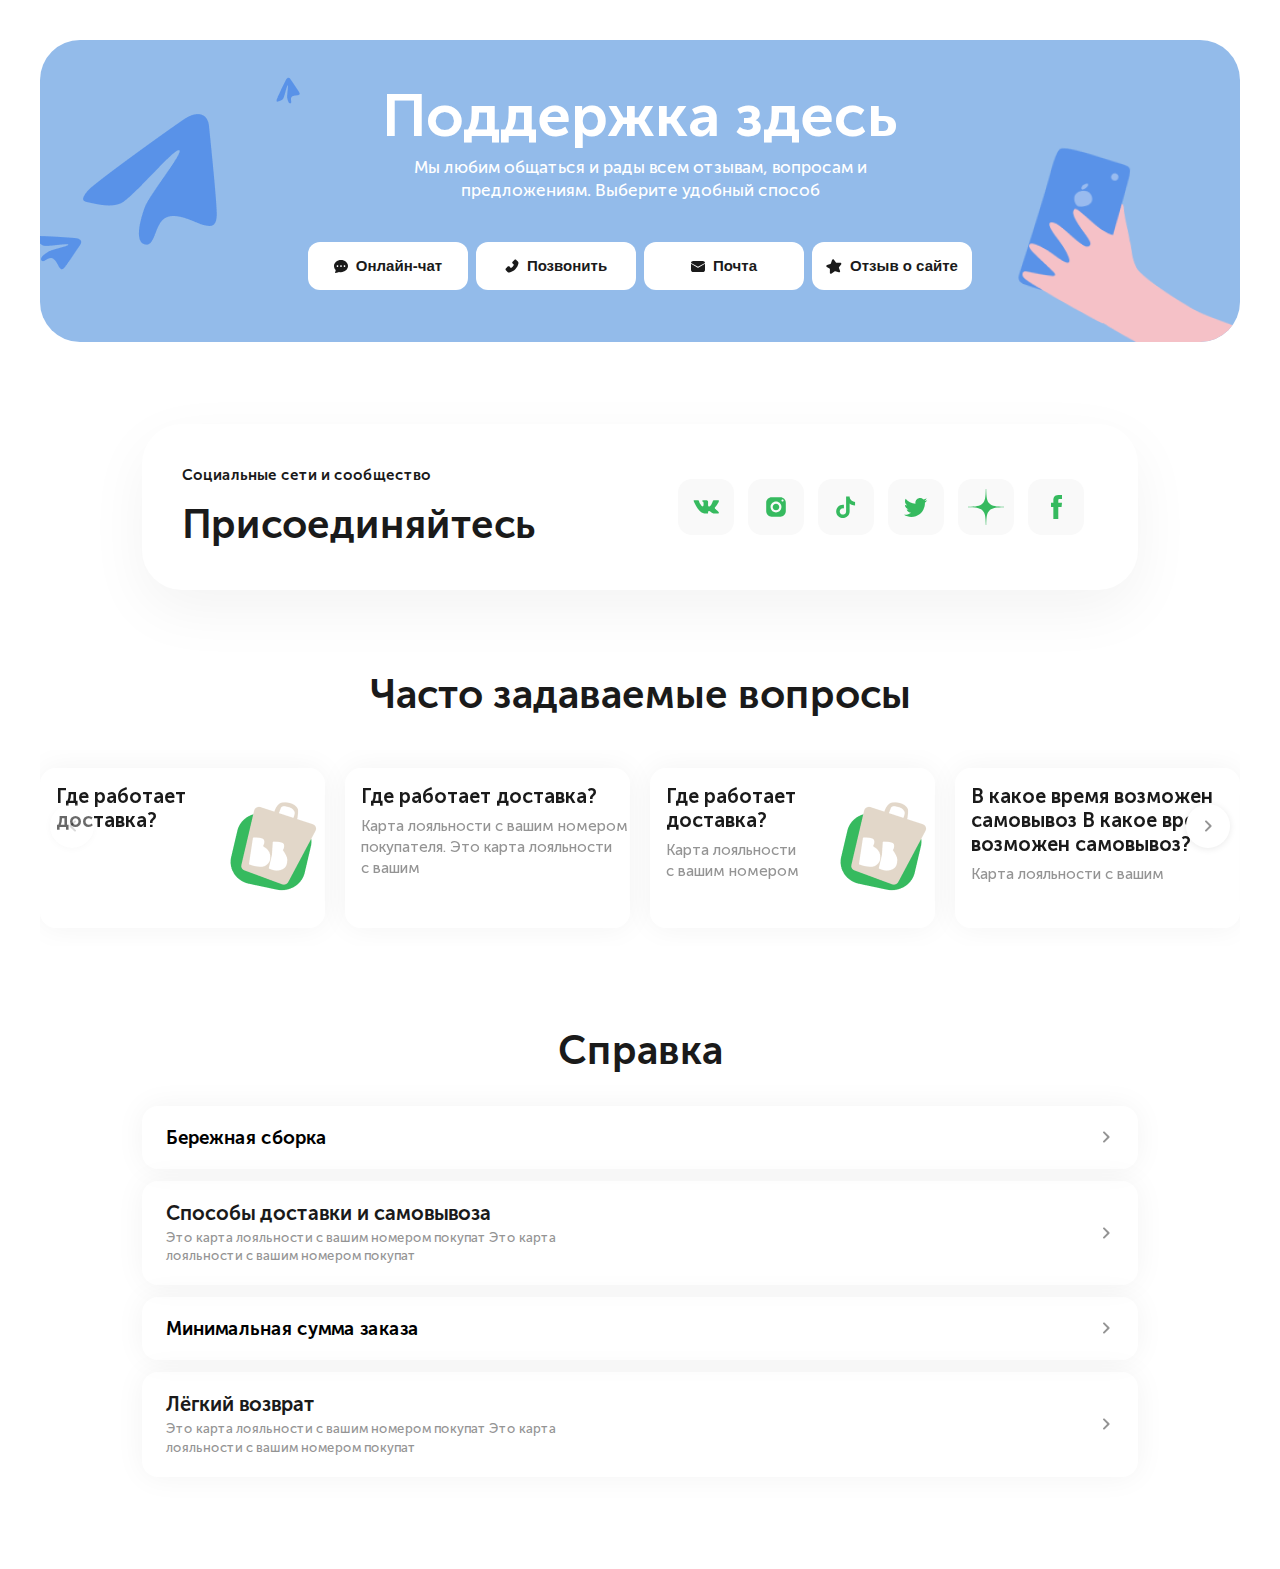
<file: index.html>
<!DOCTYPE html>
<html lang="en">

<head>
    <meta charset="UTF-8">
    <meta name="viewport" content="width=device-width, initial-scale=1.0">
    <meta http-equiv="X-UA-Compatible" content="ie=edge">
    <title>Your Project Title</title>
    <link rel="stylesheet" href="css/styles.css">
    <link rel="stylesheet" href="https://unpkg.com/swiper/swiper-bundle.min.css">
</head>

<body>
    <div class="container">
        <section class="hero">
            <img class="planes-img" src="./assets/images/telegram.png" alt="planes images">
            <div class="hero__wrapper">
                <h1 class="hero__title">Поддержка здесь</h1>
                <p class="hero__text">Мы любим общаться и рады всем отзывам, вопросам и предложениям. Выберите удобный
                    способ</p>
                <ul class="hero__btns-list">
                    <li class="hero__btns-item">
                        <button class="btn">
                            <img class="hero__btn-icon" src="./assets/icons/chat-icon.svg" alt="chat icon">
                            <p class="hero__btn-text">Онлайн-чат</p>
                        </button>
                    </li>
                    <li class="hero__btns-item">
                        <button class="btn">
                            <img class="hero__btn-icon" src="./assets/icons/phone-icon.svg" alt="phone icon">
                            <p class="hero__btn-text">Позвонить</p>
                        </button>
                    </li>
                    <li class="hero__btns-item">
                        <button class="btn">
                            <img class="hero__btn-icon" src="./assets/icons/mail-icon.svg" alt="mail icon">
                            <p class="hero__btn-text">Почта</p>
                        </button>
                    </li>
                    <li class="hero__btns-item">
                        <button class="btn">
                            <img class="hero__btn-icon" src="./assets/icons/star-reviews-icon.svg" alt="star icon">
                            <p class="hero__btn-text">Отзыв о сайте</p>
                        </button>
                    </li>
                </ul>
            </div>
            <img class="hand-img" src="./assets/images/hand-whith-phone.png" alt="hand with phone image">
        </section>
        <section class="socials">
            <div class="socials__wrapper">
                <p class="socials__text">Социальные сети и сообщество</p>
                <h2 class="socials__title">Присоединяйтесь</h2>
            </div>
            <ul class="socials__list">
                <li class="socials__list-item">
                    <a class="socials__link btn" href="article.html">
                        <img src="./assets/icons/vk.svg" alt="vk icon">
                    </a>
                </li>
                <li class="socials__list-item">
                    <a class="socials__link btn" href="#">
                        <img src="./assets/icons/insta.svg" alt="instagram icon">
                    </a>
                </li>
                <li class="socials__list-item">
                    <a class="socials__link btn" href="#">
                        <img src="./assets/icons/tiktok.svg" alt="tiktok icon">
                    </a>
                </li>
                <li class="socials__list-item">
                    <a class="socials__link btn" href="#">
                        <img src="./assets/icons/twitter.svg" alt="twitter icon">
                    </a>
                </li>
                <li class="socials__list-item">
                    <a class="socials__link btn" href="#">
                        <img src="./assets/icons/dzen.svg" alt="dzen icon">
                    </a>
                </li>
                <li class="socials__list-item">
                    <a class="socials__link btn" href="#">
                        <img src="./assets/icons/facebook.svg" alt="facebook icon">
                    </a>
                </li>
            </ul>
        </section>
        <section class="faq">
            <h2 class="faq__title">Часто задаваемые вопросы</h2>
            <div class="faq__carousel-container">
                <div class="swiper-container">
                    <div class="swiper-wrapper">
                        <div class="swiper-slide faq__question">
                            <h3 class="faq__question-title">Где работает доставка?</h3>
                            <img class="faq__question-img" src="./assets/images/bag-img.png" alt="bag image">
                        </div>
                        <div class="swiper-slide faq__question">
                            <div class="faq__question-text-wrapper">
                                <h3 class="faq__question-title">Где работает доставка?</h3>
                                <p class="faq__question-text">Карта лояльности с&nbsp;вашим номером покупателя. Это
                                    карта
                                    лояльности с&nbsp;вашим</p>
                            </div>
                        </div>
                        <div class="swiper-slide faq__question">
                            <div class="faq__question-text-wrapper">
                                <h3 class="faq__question-title">Где работает доставка?</h3>
                                <p class="faq__question-text">Карта лояльности с&nbsp;вашим номером</p>
                            </div>
                            <img class="faq__question-img" src="./assets/images/bag-img.png" alt="bag image">
                        </div>
                        <div class="swiper-slide faq__question">
                            <div class="faq__question-text-wrapper">
                                <h3 class="faq__question-title">В&nbsp;какое время возможен самовывоз&nbsp;В какое время
                                    возможен самовывоз?</h3>
                                <p class="faq__question-text">Карта лояльности с вашим </p>
                            </div>
                        </div>
                        <div class="swiper-slide faq__question">
                            <h3 class="faq__question-title">Где работает доставка?</h3>
                            <img class="faq__question-img" src="./assets/images/bag-img.png" alt="bag image">
                        </div>
                        <div class="swiper-slide faq__question">
                            <div class="faq__question-text-wrapper">
                                <h3 class="faq__question-title">Где работает доставка?</h3>
                                <p class="faq__question-text">Карта лояльности с&nbsp;вашим номером покупателя. Это
                                    карта
                                    лояльности с&nbsp;вашим</p>
                            </div>
                        </div>
                        <div class="swiper-slide faq__question">
                            <div class="faq__question-text-wrapper">
                                <h3 class="faq__question-title">Где работает доставка?</h3>
                                <p class="faq__question-text">Карта лояльности с&nbsp;вашим номером</p>
                            </div>
                            <img class="faq__question-img" src="./assets/images/bag-img.png" alt="bag image">
                        </div>
                        <div class="swiper-slide faq__question">
                            <div class="faq__question-text-wrapper">
                                <h3 class="faq__question-title">В&nbsp;какое время возможен самовывоз&nbsp;В какое время
                                    возможен самовывоз?</h3>
                                <p class="faq__question-text">Карта лояльности с вашим </p>
                            </div>
                        </div>
                    </div>
                    <div class="swiper-button-next btn btn-next" id="btn-next">
                        <img class="arrow-next" src="./assets/icons/arrow-icon.svg" alt="arrow-icon">
                    </div>
                    <div class="swiper-button-prev btn btn-prev" id="btn-prev">
                        <img class="arrow-prev" src="./assets/icons/arrow-icon.svg" alt="arrow-icon">
                    </div>
                </div>
            </div>
        </section>
        <section class="inquiry">
            <h2 class="inquiry__title">Справка</h2>
            <ul class="inquiries__list">
                <li class="inquiries__list-item">
                    <h3 class="inquires__title">Бережная сборка</h3>
                </li>
                <li class="inquiries__list-item">
                    <h3 class="inquiries__title">Способы доставки и самовывоза</h3>
                    <p class="inquiries__text">Это карта лояльности с&nbsp;вашим номером покупат Это карта лояльности
                        с&nbsp;вашим номером покупат</p>
                </li>
                <li class="inquiries__list-item">
                    <h3 class="inquires__title">Минимальная сумма заказа</h3>
                </li>
                <li class="inquiries__list-item">
                    <h3 class="inquiries__title">Лёгкий возврат</h3>
                    <p class="inquiries__text">Это карта лояльности с&nbsp;вашим номером покупат Это карта лояльности
                        с&nbsp;вашим номером покупат</p>
                </li>
            </ul>
        </section>
    </div>
    <script src="https://unpkg.com/swiper/swiper-bundle.min.js"></script>
    <script>
        var swiper = new Swiper('.swiper-container', {
            direction: 'horizontal',
            slidesPerView: 4,
            spaceBetween: 10,
            loop: false,
            navigation: {
                nextEl: '.swiper-button-next',
                prevEl: '.swiper-button-prev',
            },
            breakpoints: {
                320: {
                    slidesPerView: 1,
                    spaceBetween: 20
                },
                375: {
                    slidesPerView: 2,
                    spaceBetween: 20,
                },
                768: {
                    slidesPerView: 3,
                    spaceBetween: 30,
                },
                1024: {
                    slidesPerView: 3,
                    spaceBetween: 40,
                },
                1280: {
                    slidesPerView: 4,
                    spaceBetween: 20
                }
            },
        });
    </script>
</body>

</html>
</file>
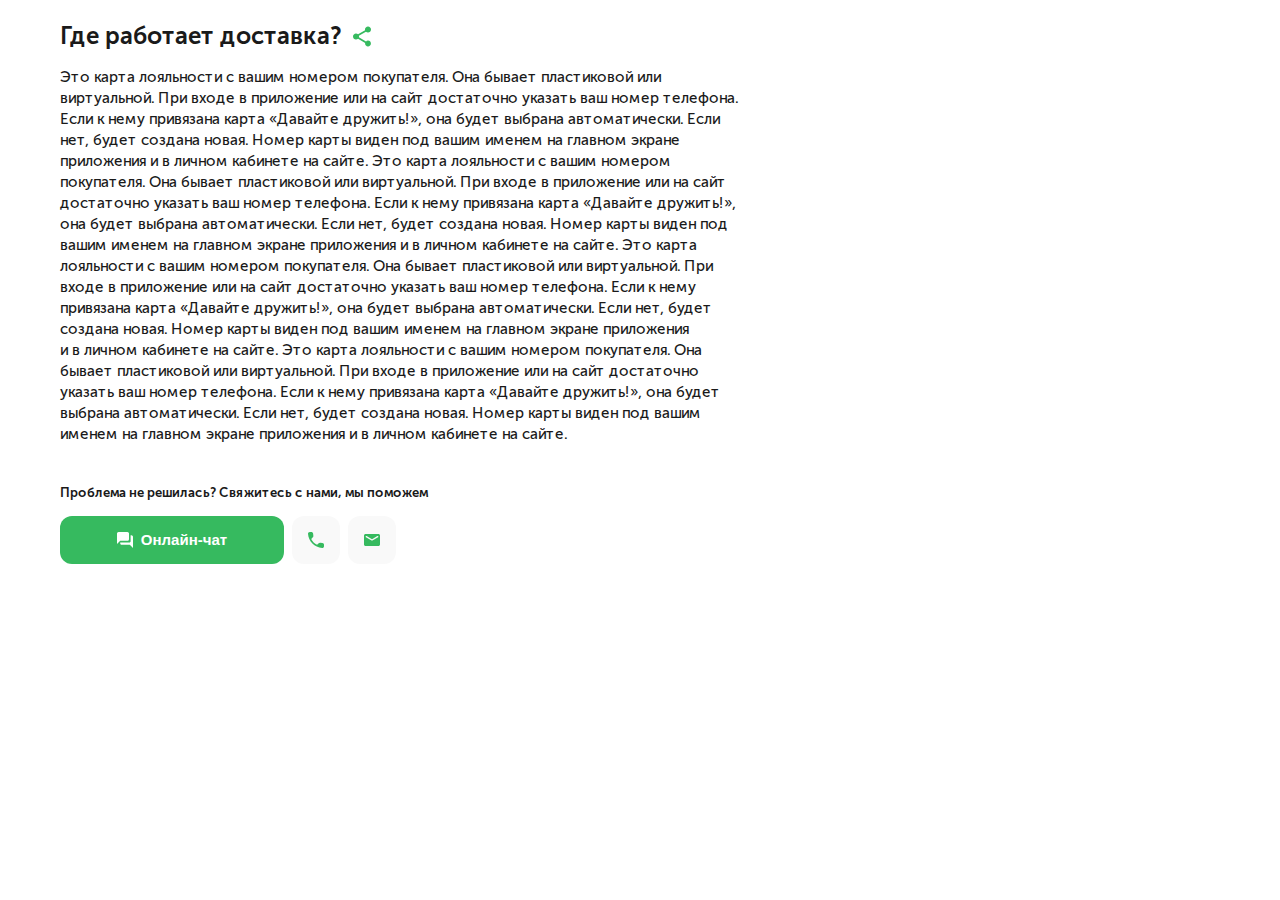
<file: article.html>
<!DOCTYPE html>
<html lang="en">
<head>
    <meta charset="UTF-8">
    <meta name="viewport" content="width=device-width, initial-scale=1.0">
    <meta http-equiv="X-UA-Compatible" content="ie=edge">
    <title>Your Project Title</title>
    <link rel="preconnect" href="https://fonts.googleapis.com">
    <link rel="preconnect" href="https://fonts.gstatic.com" crossorigin>
    <link href="https://fonts.googleapis.com/css2?family=MuseoModerno:ital,wght@0,100..900;1,100..900&display=swap" rel="stylesheet">
    <link rel="stylesheet" href="css/styles.css">
</head>
<body>
    <div class="container">
        <section class="article">
            <div class="article__title-wrapper">
                <h1 class="article__title">Где работает доставка?</h1>
                <img class="aricle__title-icon" src="./assets/icons/share-icon.svg" alt="share icon">
            </div>
            <p class="article__text">Это карта лояльности с&nbsp;вашим номером покупателя. Она бывает пластиковой или виртуальной. При входе в&nbsp;приложение или на&nbsp;сайт достаточно указать ваш номер телефона. Если к&nbsp;нему привязана карта &laquo;Давайте дружить!&raquo;, она будет выбрана автоматически. Если нет, будет создана новая. Номер карты виден под вашим именем на&nbsp;главном экране приложения и&nbsp;в&nbsp;личном кабинете на&nbsp;сайте.
                Это карта лояльности с&nbsp;вашим номером покупателя. Она бывает пластиковой или виртуальной. При входе в&nbsp;приложение или на&nbsp;сайт достаточно указать ваш номер телефона. Если к&nbsp;нему привязана карта &laquo;Давайте дружить!&raquo;, она будет выбрана автоматически. Если нет, будет создана новая. Номер карты виден под вашим именем на&nbsp;главном экране приложения и&nbsp;в&nbsp;личном кабинете на&nbsp;сайте.
                Это карта лояльности с&nbsp;вашим номером покупателя. Она бывает пластиковой или виртуальной. При входе в&nbsp;приложение или на&nbsp;сайт достаточно указать ваш номер телефона. Если к&nbsp;нему привязана карта &laquo;Давайте дружить!&raquo;, она будет выбрана автоматически. Если нет, будет создана новая. Номер карты виден под вашим именем на&nbsp;главном экране приложения и&nbsp;в&nbsp;личном кабинете на&nbsp;сайте.
                Это карта лояльности с&nbsp;вашим номером покупателя. Она бывает пластиковой или виртуальной. При входе в&nbsp;приложение или на&nbsp;сайт достаточно указать ваш номер телефона. Если к&nbsp;нему привязана карта &laquo;Давайте дружить!&raquo;, она будет выбрана автоматически. Если нет, будет создана новая. Номер карты виден под вашим именем на&nbsp;главном экране приложения и&nbsp;в&nbsp;личном кабинете на&nbsp;сайте.
            </p>
            <p class="article__text-problem">Проблема не&nbsp;решилась? Свяжитесь с&nbsp;нами, мы&nbsp;поможем</p>
            <div class="article__btns-wrapper">
                <button class="article__btn btn-green btn">
                    <img class="article__btn-icon" src="./assets/icons/article-chat-icon.svg" alt="chat icon">
                    <p class="article__btn-text">Онлайн-чат</p>
                </button>
                <button class="article__btn btn-grey btn">
                    <img class="article__btn-icon" src="./assets/icons/phone-green.svg" alt="phone icon">
                </button>
                <button class="article__btn btn-grey btn">
                    <img class="article__btn-icon" src="./assets/icons/mail-green.svg" alt="mail icon">
                </button>
            </div>
        </section>
    </div>
    

</body>
</html>
</file>
<file: css/styles.css>
@font-face {
    font-style: normal;
    font-weight: 100;
    font-family: "MuseoSansCyrl";

    font-display: swap;
    src: url("/assets/fonts/MuseoSansCyrl-100.woff2") format("woff2");
}

@font-face {
    font-style: normal;
    font-weight: 300;
    font-family: "MuseoSansCyrl";

    font-display: swap;
    src: url("/assets/fonts/MuseoSansCyrl-300.woff2") format("woff2");
}

@font-face {
    font-style: normal;
    font-weight: 500;
    font-family: "MuseoSansCyrl";

    font-display: swap;
    src: url("/assets/fonts/MuseoSansCyrl-500.woff2") format("woff2");
}

@font-face {
    font-style: normal;
    font-weight: 700;
    font-family: "MuseoSansCyrl";

    font-display: swap;
    src: url("/assets/fonts/MuseoSansCyrl-700.woff2") format("woff2");
}

@font-face {
    font-style: normal;
    font-weight: 900;
    font-family: "MuseoSansCyrl";

    font-display: swap;
    src: url("/assets/fonts/MuseoSansCyrl-900.woff2") format("woff2");
}

:root {
    --vp-320: 320px;
    --vp-375: 375px;
    --vp-768: 768px;
    --vp-1024: 1024px;
    --vp-1280: 1280px;
    --vp-1440: 1440px;
    --vp-1920: 1920px;
    --Museo: "MuseoSansCyrl";
    --hero-bg: #93BBEA;
    --text-white: #FFFFFF;
    --text-black: #1A1A1A;
    --color-grey: #F9F9F9;
    --text-grey: #949494;
    --color-green: #36BA5F;
}

body {
    margin: 0;
    font-family: var(--Museo), sans-serif;
}

p,
h1,
h2,
h3,
ul,
a,
section,
li {
    margin: 0;
    padding: 0;
}

ul {
    list-style: none;
}

button {
    border: none;
}

img {
    display: block;
}

.container {
    width: 100%;
    max-width: 1920px;
    margin: 0 auto;
    padding: 0 40px;
    box-sizing: border-box;
    
}

@media screen and (min-width: 1920px) {
    .container {
        padding: 0 calc((100% - 1440px) / 2);
    }
}

@media screen and (min-width: 1440px) {
    .container {
        padding: 0 calc((100% - 1280px) / 2);
    }
}

@media screen and (max-width: 968px) {
    .container {
        padding: 0;
    }

    .hero {
        border-radius: 0;
        margin-top: 0;
    }
}

.hero {
    background-color: var(--hero-bg);
    color: var(--text-white);
    border-radius: 40px;
    display: flex;
    position: relative;
    overflow: hidden;
    justify-content: center;
    margin-top: 40px;
    box-sizing: border-box;
    margin-bottom: 82px;
}

.hero__title {
    max-width: 535px;
    font-size: 60px;
    font-weight: 700;
    line-height: 72px;
    text-align: center;
    margin-bottom: 4px;
    z-index: 5;
}

.hero__text {
    max-width: 535px;
    font-size: 17px;
    font-weight: 400;
    line-height: 23px;
    text-align: center;
    margin-bottom: 40px;
    z-index: 5;
}

.hero__wrapper {
    display: flex;
    flex-direction: column;
    justify-content: center;
    align-items: center;
    padding: 40px 0 52px 0;
}

.hero__btns-list {
    display: flex;
    z-index: 5;
    flex-wrap: wrap;
}

.hero__btns-item button {
    width: 160px;
    height: 48px;
    border-radius: 12px;
    color: var(--text-black);
    background-color: var(--text-white);
    display: flex;
    justify-content: center;
    align-items: center;
    margin: 0 4px 0 4px;
}

.hero__btn-text {
    margin-left: 8px;
    font-size: 15px;
    font-weight: 600;
    line-height: 18px;
    text-align: center;

}

.hero img {
    object-fit: cover;
    object-position: 50% 50%;
}

.planes-img {
    position: absolute;
    top: 37px;
    left: 0;
}

.hand-img {
    position: absolute;
    right: 0;
    object-fit: scale-down;
    transform: rotateZ(3deg);
    bottom: 0;
}

@media screen and (max-width: 968px) {

    .hero {
        border-radius: 0;
        margin-top: 0;
        margin-bottom: 36px;
    }

    .hero__btn-text {
        margin-left: 8px;
        font-size: 14px;
        font-weight: 400;
        line-height: 18px;
        text-align: center;
    }

    .hero__btns-item button {
        width: 124px;
    }

    .hero__title {
        max-width: 535px;
        font-size: 40px;
        font-weight: 600;
        line-height: 56px;
        text-align: center;
        margin-bottom: 4px;
        z-index: 5;
    }
    
    .hero__text {
        
        font-size: 15px;
        font-weight: 400;
        line-height: 18px;
        text-align: center;
        margin-bottom: 20px;
        z-index: 5;
    }
    
    .hero__wrapper {
        display: flex;
        flex-direction: column;
        justify-content: center;
        align-items: center;
        padding: 24px 0 26px 0;
    }
}

@media screen and (max-width: 768px) {

    .hero {
        border-radius: 0;
        margin-top: 0;
        margin-bottom: 20px;
    }

    .hero__btn-text {
        margin-left: 8px;
        font-size: 14px;
        font-weight: 400;
        line-height: 18px;
        text-align: center;
    }

    .hero__btns-list {
        display: flex;
        flex-direction: column;
        z-index: 5;
        flex-wrap: wrap;
        width: 100%;
        padding: 0 32px;
        box-sizing: border-box;
    }

    .hero__btns-item button {
        width: 100%;
        margin-bottom: 8px;
        opacity: 0.6;
    }

    .hero__title {
        max-width: 320px;
        font-size: 32px;
        font-weight: 500;
        line-height: 56px;
        text-align: center;
        margin-bottom: 4px;
        z-index: 5;
    }
    
    .hero__text {
        
        font-size: 15px;
        font-weight: 400;
        line-height: 18px;
        text-align: center;
        margin-bottom: 20px;
        z-index: 5;
    }
    
    .hero__wrapper {
        display: flex;
        flex-direction: column;
        justify-content: center;
        align-items: center;
        padding: 12px 0 13px 0;
    }

    .planes-img {
        position: absolute;
        top: 37px;
        left: 0;
    }

}

@media screen and (max-width: 375px) {

    .hand-img {
        display: none;
    }
}

.socials {
    margin: 0 auto;
    max-width: 996px;
    box-shadow: 0px 20px 60px 0px #1A1A1A0D;
    border-radius: 40px;
    display: flex;
    justify-content: space-between;
    align-items: center;
    margin-bottom: 80px;
}
@media screen and (max-width: 968px) {

    .socials {
        border-radius: 0;
        margin-top: 0;
        box-shadow: none;
        flex-direction: column;
        align-items: center;
    }
}

.socials__wrapper {
    padding: 42px 0 42px 40px;
    color: var(--text-black);
}

@media screen and (max-width: 968px) {
    .socials__wrapper {
        padding: 20px;
    }
}

.socials__text {
    font-size: 15px;
    font-weight: 600;
    line-height: 18px;
    text-align: left;
    margin-bottom: 16px;
}

@media screen and (max-width: 968px) {
    .socials__text {
        font-size: 14px;
        font-weight: 400;
        line-height: 18px;
        text-align: center;
        margin-bottom: 16px;
    }
}

.socials__title {
    font-size: 40px;
    font-weight: 600;
    line-height: 48px;
    text-align: left;
}

.socials__list {
    display: flex;
    justify-content: space-between;
    margin-right: 40px;
    box-sizing: border-box;
}

@media screen and (max-width: 968px) {
    .socials__list {
        margin: 0;
        align-self: center;
        flex-wrap: wrap;
        justify-content: center;
    }

    .socials__title {
        font-size: 32px;
    }

    .socials__list-item {
        width: 48px;
        height: 48px;
        background-color: var(--color-grey);
        border-radius: 14px;
        margin-right: 8px;
        
    }
}

@media screen and (max-width: 440px) {
    .socials__list-item {
        margin-bottom: 8px;
    }
}

.socials__list-item {
    width: 56px;
    height: 56px;
    background-color: var(--color-grey);
    border-radius: 14px;
    margin-right: 14px;
    
}

.socials__link {
    width: 100%;
    height: 100%;
    display: flex;
    justify-content: center;
    align-items: center;
    border-radius: 14px;
}



.swiper-container {
    width: 100%;
    min-height: 160px;
    position: relative;
    overflow: hidden;
    padding: 18px 0;
}

.faq {
    margin-bottom: 80px;
}

.faq__title {
    font-size: 40px;
    font-weight: 600;
    line-height: 48px;
    text-align: left;
    color: var(--text-black);
    text-align: center;
    margin-bottom: 32px;
}

.faq__carousel {
    min-height: 160px;
}

.faq__wrapper {
    display: flex;
    justify-content: space-between;
    transition: opacity 0.3s ease, box-shadow 0.3s ease, visibility 0.3s ease;
    width: 100%;
}

#btn-next.swiper-button-next {
    width: 44px;
    height: 44px;
    border-radius: 50%;
    display: flex;
    justify-content: center;
    align-items: center;
    transition: opacity 0.3s ease, box-shadow 0.3s ease;
    position: absolute;
    top: 50%;
    transform: translateY(-50%);
    box-shadow: 0px 1px 7px 0px #00000017;
    background-color: var(--text-white);
}

#btn-prev.swiper-button-prev {
    width: 44px;
    height: 44px;
    border-radius: 50%;
    display: flex;
    justify-content: center;
    align-items: center;
    transition: opacity 0.3s ease, box-shadow 0.3s ease;
    position: absolute;
    top: 50%;
    transform: translateY(-50%);
    box-shadow: 0px 1px 7px 0px #00000017;
    background-color: var(--text-white);
}

#btn-next.swiper-button-next::after {
    content: none;
    
}

#btn-prev.swiper-button-prev::after {
    content: none;
}

.arrow-prev {
    transform: rotate(180deg);
}

.btn-next {
    right: 0;
}

.btn-prev {
    left: 0;
    z-index: 5;
}

.btn-next::after {
    content: url('/assets/icons/arrow-icon.svg');
}

.btn-prev::after {
    content: url('/assets/icons/arrow-icon.svg');
    transform: rotate(180deg);
}

.swiper-wrapper:hover .faq__question-btn {
    display: flex;
    visibility: visible;
    opacity: 1;
}

.swiper-slide.faq__question {
    box-shadow: 0px 0px 30px 0px #0000000D;
    width: 282px;
    height: 160px;
    border-radius: 16px;
    display: flex;
    justify-content: space-between;
    transition: opacity 0.3s ease, box-shadow 0.3s ease;
    background-color: var(--text-white);
    box-sizing: border-box;
}

.swiper-slide:hover {
    cursor: pointer;
    opacity: 0.8;
    box-shadow: 0px 0px 10px 0px #0000000D;
}

.faq__question-title {
    font-size: 20px;
    font-weight: 600;
    line-height: 24px;
    text-align: left;
    color: var(--text-black);
    padding: 16px 0 8px 16px;
}

.faq__question-text {
    font-size: 15px;
    font-weight: 400;
    line-height: 21px;
    text-align: left;
    color: var(--text-grey);
    padding-left: 16px;
}

@media screen and (max-width: 968px) {
    
    .faq__question-text {
        font-size: 14px;
        line-height: 18px;
        padding: 0 8px 4px 8px;
        z-index: 5;
    }

    .faq__question-title {
        font-size: 18px;
        line-height: 18px;
        padding: 8px 8px 4px 8px;
        z-index: 5;
    }

    .faq__question {
        padding-right: 8px;
    }

    .faq {
        margin-bottom: 40px;
    }
    
    .faq__title {
        font-size: 32px;
        line-height: 32px;
        text-align: center;
        margin-bottom: 24px;
    }

    .faq__question-img {
        position: absolute;
        opacity: 0.5;
    }
}

.inquiry__title {
    font-size: 40px;
    font-weight: 600;
    line-height: 48px;
    text-align: left;
    color: var(--text-black);
    text-align: center;
    margin-bottom: 32px;
}

.inquiries__list {
    margin: 0 auto;
    max-width: 996px;
    display: flex;
    flex-direction: column;
    margin-bottom: 80px;
}

.inquiries__list-item {
    border-radius: 16px;
    margin-bottom: 12px;
    box-shadow: 0px 0px 30px 0px #0000000D;
    padding: 20px 20px 20px 24px;
    position: relative;
    transition: opacity 0.3s ease, box-shadow 0.3s ease;
}

.inquiries__list-item:hover {
    cursor: pointer;
    opacity: 0.8;
    box-shadow: none;
}

.inquiries__list-item::after {
    content: url('../assets/icons/arrow-icon.svg');
    width: 24px;
    height: 24px;
    display: flex;
    justify-content: center;
    align-items: center;
    position: absolute;
    top: 50%;
    transform: translateY(-50%);
    right: 20px;
}

.inquiries__title {
    font-size: 20px;
    font-weight: 600;
    line-height: 24px;
    text-align: left;
    color: var(--text-black);
    margin-bottom: 4px;
}

.inquiries__text {
    font-size: 13px;
    font-weight: 400;
    line-height: 18.2px;
    text-align: left;
    color: var(--text-grey);
    max-width: 445px;
}

@media screen and (max-width: 768px) {
    .inquiries__list {
        padding: 0 20px;
        margin-bottom: 40px;
    }
}

.article {
    display: flex;
    flex-direction: column;
    padding-top: 22px;
}

.article__title-wrapper {
    display: flex;
    margin-bottom: 16px;
}

.article__title {
    font-size: 24px;
    font-weight: 700;
    line-height: 28.8px;
    text-align: left;
    color: var(--text-black);
    margin-right: 12px;
}

.article__text {
    font-size: 15px;
    font-weight: 400;
    line-height: 21px;
    text-align: left;
    color: var(--text-black);
    margin-bottom: 40px;
    max-width: 690px;
}

.article__text-problem {
    font-size: 13px;
    font-weight: 600;
    line-height: 15px;
    text-align: left;
    color: var(--text-black);
    margin-bottom: 16px;
}

.article__btns-wrapper {
    display: flex;
}

.btn-green {
    width: 224px;
    background-color: var(--color-green);
    margin-right: 8px;
}

.btn-grey {
    width: 48px;
    height: 48px;
    background-color: var(--color-grey);
}

.article__btn {
    padding: 15px 0;
    display: flex;
    justify-content: center;
    align-items: center;
    border-radius: 12px;
}

.article__btn:nth-child(2) {
    margin-right: 8px;
}

.article__btn-text {
    margin-left: 8px;
    font-size: 15px;
    font-weight: 600;
    line-height: 18px;
    text-align: center;
    color: var(--text-white);
}

.btn {
    transition: opacity 0.3s ease, box-shadow 0.3s ease;
}

.btn:hover {
    cursor: pointer;
    opacity: 0.8;
    box-shadow: 0px 4px 4px 0px #1A1A1A0D;
}

@media screen and (max-width: 1280px) {
    .article {
        padding-left: 20px;
        padding-right: 20px;
    }
    
}

@media screen and (max-width: 768px) {
    .article {
        padding-top: 12px;
        align-items: center;
        padding-left: 20px;
        padding-right: 20px;
    }
    
    .article__title-wrapper {
        display: flex;
        margin-bottom: 16px;
    }
    
    .article__title {
        font-size: 18px;
        font-weight: 500;
        line-height: 28.8px;
        text-align: left;
        color: var(--text-black);
        margin-right: 12px;
    }
    
    .article__text {
        font-size: 14px;
        font-weight: 400;
        line-height: 18px;
        text-align: justify;
        margin-bottom: 20px;
    }
    
    .article__btns-wrapper {
        display: flex;
        flex-wrap: wrap;
        justify-content: space-between;
        width: 100%;
    }
    
    .btn-green {
        width: 100%;
        margin-right: 0;
        margin-bottom: 8px;
    }
    
    .btn-grey {
        width: 45%;
        
    }
    
    .article__btn-text {
        margin-left: 8px;
        font-size: 14px;
        font-weight: 400;
        line-height: 18px;
    }
}
</file>
